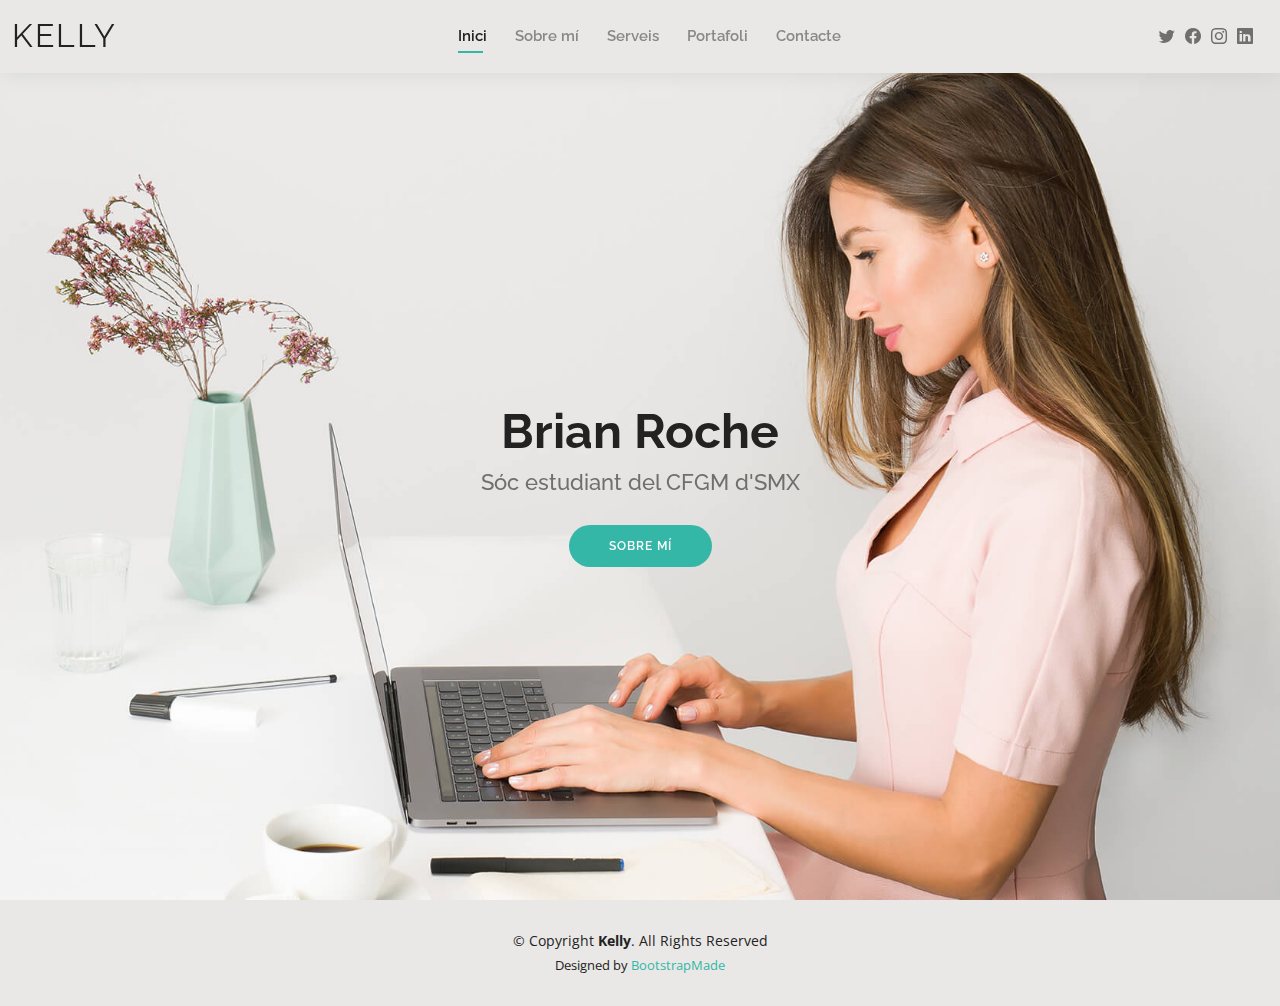
<file: index.html>
<!DOCTYPE html>
<html lang="en">

<head>
  <meta charset="utf-8">
  <meta content="width=device-width, initial-scale=1.0" name="viewport">

  <title>Kelly Bootstrap Template - Index</title>
  <meta content="" name="description">
  <meta content="" name="keywords">

  <!-- Favicons -->
  <link href="assets/img/favicon.png" rel="icon">
  <link href="assets/img/apple-touch-icon.png" rel="apple-touch-icon">

  <!-- Google Fonts -->
  <link href="https://fonts.googleapis.com/css?family=Open+Sans:300,300i,400,400i,600,600i,700,700i|Raleway:300,300i,400,400i,500,500i,600,600i,700,700i|Poppins:300,300i,400,400i,500,500i,600,600i,700,700i" rel="stylesheet">

  <!-- Vendor CSS Files -->
  <link href="assets/vendor/aos/aos.css" rel="stylesheet">
  <link href="assets/vendor/bootstrap/css/bootstrap.min.css" rel="stylesheet">
  <link href="assets/vendor/bootstrap-icons/bootstrap-icons.css" rel="stylesheet">
  <link href="assets/vendor/boxicons/css/boxicons.min.css" rel="stylesheet">
  <link href="assets/vendor/glightbox/css/glightbox.min.css" rel="stylesheet">
  <link href="assets/vendor/swiper/swiper-bundle.min.css" rel="stylesheet">

  <!-- Template Main CSS File -->
  <link href="assets/css/style.css" rel="stylesheet">

  <!-- =======================================================
  * Template Name: Kelly
  * Updated: Mar 10 2023 with Bootstrap v5.2.3
  * Template URL: https://bootstrapmade.com/kelly-free-bootstrap-cv-resume-html-template/
  * Author: BootstrapMade.com
  * License: https://bootstrapmade.com/license/
  ======================================================== -->
</head>

<body>

  <!-- ======= Header ======= -->
  <header id="header" class="fixed-top">
    <div class="container-fluid d-flex justify-content-between align-items-center">

      <h1 class="logo me-auto me-lg-0"><a href="index.html">Kelly</a></h1>
      <!-- Uncomment below if you prefer to use an image logo -->
      <!-- <a href="index.html" class="logo"><img src="assets/img/logo.png" alt="" class="img-fluid"></a>-->

      <nav id="navbar" class="navbar order-last order-lg-0">
        <ul>
          <li><a class="active" href="index.html">Inici</a></li>
          <li><a href="about.html">Sobre mí</a></li>          
          <li><a href="services.html">Serveis</a></li>
          <li><a href="portfolio.html">Portafoli</a></li>
          <li><a href="contact.html">Contacte</a></li>
        </ul>
        <i class="bi bi-list mobile-nav-toggle"></i>
      </nav><!-- .navbar -->

      <div class="header-social-links">
        <a href="#" class="twitter"><i class="bi bi-twitter"></i></a>
        <a href="#" class="facebook"><i class="bi bi-facebook"></i></a>
        <a href="#" class="instagram"><i class="bi bi-instagram"></i></a>
        <a href="#" class="linkedin"><i class="bi bi-linkedin"></i></i></a>
      </div>

    </div>

  </header><!-- End Header -->

  <!-- ======= Hero Section ======= -->
  <section id="hero" class="d-flex align-items-center">
    <div class="container d-flex flex-column align-items-center" data-aos="zoom-in" data-aos-delay="100">
      <h1>Brian Roche</h1>
      <h2>Sóc estudiant del CFGM d'SMX</h2>
      <a href="about.html" class="btn-about">Sobre mí</a>
    </div>
  </section><!-- End Hero -->

  <!-- ======= Footer ======= -->
  <footer id="footer">
    <div class="container">
      <div class="copyright">
        &copy; Copyright <strong><span>Kelly</span></strong>. All Rights Reserved
      </div>
      <div class="credits">
        <!-- All the links in the footer should remain intact. -->
        <!-- You can delete the links only if you purchased the pro version. -->
        <!-- Licensing information: https://bootstrapmade.com/license/ -->
        <!-- Purchase the pro version with working PHP/AJAX contact form: https://bootstrapmade.com/kelly-free-bootstrap-cv-resume-html-template/ -->
        Designed by <a href="https://bootstrapmade.com/">BootstrapMade</a>
      </div>
    </div>
  </footer><!-- End  Footer -->

  <div id="preloader"></div>
  <a href="#" class="back-to-top d-flex align-items-center justify-content-center"><i class="bi bi-arrow-up-short"></i></a>

  <!-- Vendor JS Files -->
  <script src="assets/vendor/purecounter/purecounter_vanilla.js"></script>
  <script src="assets/vendor/aos/aos.js"></script>
  <script src="assets/vendor/bootstrap/js/bootstrap.bundle.min.js"></script>
  <script src="assets/vendor/glightbox/js/glightbox.min.js"></script>
  <script src="assets/vendor/isotope-layout/isotope.pkgd.min.js"></script>
  <script src="assets/vendor/swiper/swiper-bundle.min.js"></script>
  <script src="assets/vendor/waypoints/noframework.waypoints.js"></script>
  <script src="assets/vendor/php-email-form/validate.js"></script>

  <!-- Template Main JS File -->
  <script src="assets/js/main.js"></script>

</body>

</html>
</file>
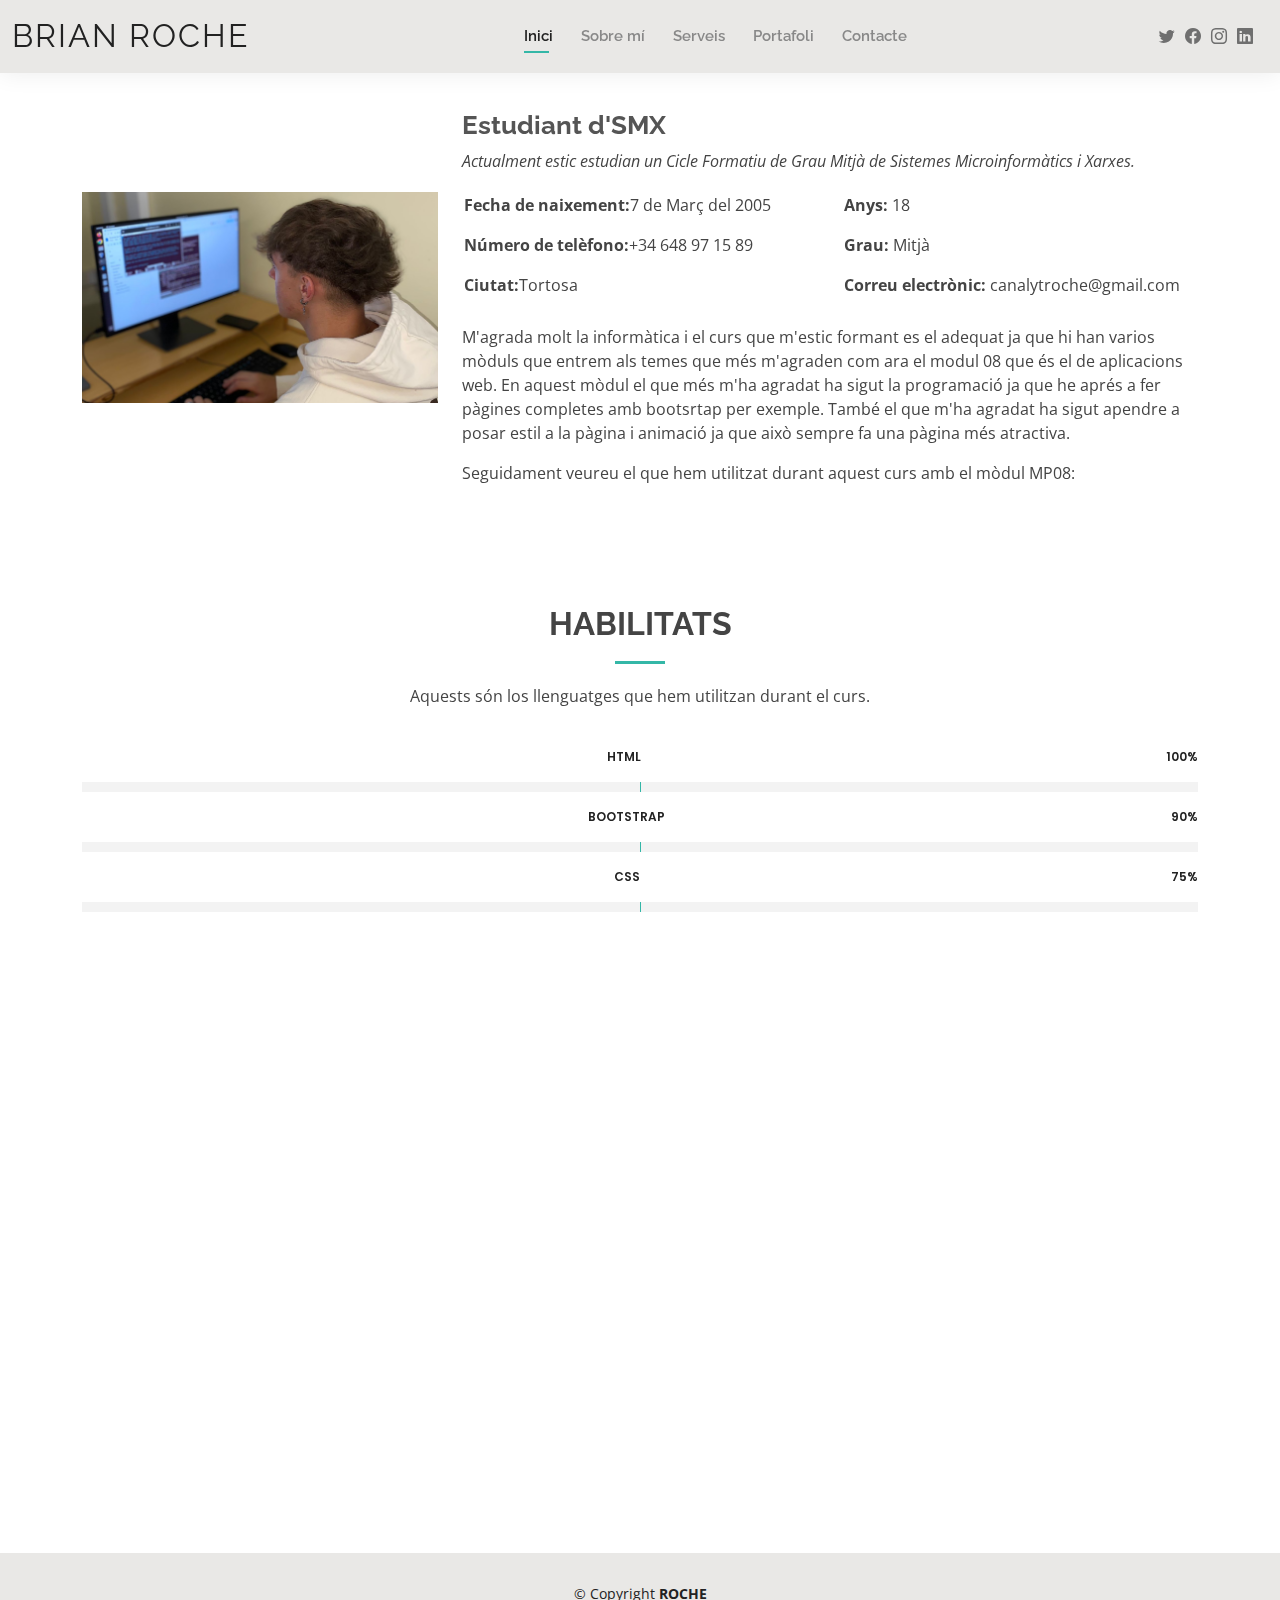
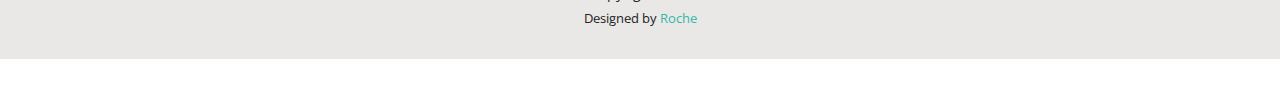
<file: about.html>
<!DOCTYPE html>
<html lang="en">

<head>
  <meta charset="utf-8">
  <meta content="width=device-width, initial-scale=1.0" name="viewport">

  <title>About - Kelly Bootstrap Template</title>
  <meta content="" name="description">
  <meta content="" name="keywords">

  <!-- Favicons -->
  <link href="assets/img/favicon.png" rel="icon">
  <link href="assets/img/apple-touch-icon.png" rel="apple-touch-icon">

  <!-- Google Fonts -->
  <link href="https://fonts.googleapis.com/css?family=Open+Sans:300,300i,400,400i,600,600i,700,700i|Raleway:300,300i,400,400i,500,500i,600,600i,700,700i|Poppins:300,300i,400,400i,500,500i,600,600i,700,700i" rel="stylesheet">

  <!-- Vendor CSS Files -->
  <link href="assets/vendor/aos/aos.css" rel="stylesheet">
  <link href="assets/vendor/bootstrap/css/bootstrap.min.css" rel="stylesheet">
  <link href="assets/vendor/bootstrap-icons/bootstrap-icons.css" rel="stylesheet">
  <link href="assets/vendor/boxicons/css/boxicons.min.css" rel="stylesheet">
  <link href="assets/vendor/glightbox/css/glightbox.min.css" rel="stylesheet">
  <link href="assets/vendor/swiper/swiper-bundle.min.css" rel="stylesheet">

  <!-- Template Main CSS File -->
  <link href="assets/css/style.css" rel="stylesheet">

  <!-- =======================================================
  * Template Name: Kelly
  * Updated: Mar 10 2023 with Bootstrap v5.2.3
  * Template URL: https://bootstrapmade.com/kelly-free-bootstrap-cv-resume-html-template/
  * Author: BootstrapMade.com
  * License: https://bootstrapmade.com/license/
  ======================================================== -->
</head>

<body>

  <!-- ======= Header ======= -->
  <header id="header" class="fixed-top">
    <div class="container-fluid d-flex justify-content-between align-items-center">

      <h1 class="logo me-auto me-lg-0"><a href="index.html">Brian Roche</a></h1>
      <!-- Uncomment below if you prefer to use an image logo -->
      <!-- <a href="index.html" class="logo"><img src="assets/img/logo.png" alt="" class="img-fluid"></a>-->

      <nav id="navbar" class="navbar order-last order-lg-0">
        <ul>
          <li><a class="active" href="index.html">Inici</a></li>
          <li><a href="about.html">Sobre mí</a></li>
          <li><a href="services.html">Serveis</a></li>
          <li><a href="portfolio.html">Portafoli</a></li>
          <li><a href="contact.html">Contacte</a></li>
        </ul>
        <i class="bi bi-list mobile-nav-toggle"></i>
      </nav><!-- .navbar -->

      <div class="header-social-links">
        <a href="#" class="twitter"><i class="bi bi-twitter"></i></a>
        <a href="#" class="facebook"><i class="bi bi-facebook"></i></a>
        <a href="#" class="instagram"><i class="bi bi-instagram"></i></a>
        <a href="https://www.linkedin.com/in/rochelass-undefined-552335276/" class="linkedin"><i class="bi bi-linkedin"></i></i></a>
      </div>

    </div>

  </header><!-- End Header -->

  <main id="main">

    <!-- ======= About Section ======= -->
    <section id="about" class="about">
      <div class="container" data-aos="fade-up">

        <div class="row"  style="align-items: center;">
          <div class="col-lg-4">
            <img src="assets/img/roche.jpg" class="img-fluid" alt="">
          </div>
          <div class="col-lg-8 pt-4 pt-lg-0 content">
            <h3>Estudiant d'SMX</h3>
            <p class="fst-italic">
             Actualment estic estudian un Cicle Formatiu de Grau Mitjà de Sistemes Microinformàtics i Xarxes.
            </p>
            <div class="row">
              <div class="col-lg-6">
                <ul>
                  <li><i class="bi bi-rounded-right"></i> <strong>Fecha de naixement:</strong>7 de Març del 2005</li>
                  <li><i class="bi bi-rounded-right"></i> <strong>Número de telèfono:</strong>+34 648 97 15 89</li>
                  <li><i class="bi bi-rounded-right"></i> <strong>Ciutat:</strong>Tortosa</li>
                </ul>
              </div>
              <div class="col-lg-6">
                <ul>
                  <li><i class="bi bi-rounded-right"></i> <strong>Anys:</strong> 18</li>
                  <li><i class="bi bi-rounded-right"></i> <strong>Grau:</strong> Mitjà</li>
                  <li><i class="bi bi-rounded-right"></i> <strong>Correu electrònic:</strong> canalytroche@gmail.com</li>
                </ul>
              </div>
            </div>
            <p>
              M'agrada molt la informàtica i el curs que m'estic formant es el adequat ja que hi han varios mòduls que entrem als temes que més m'agraden com ara el modul 08 que és el de aplicacions web.
              En aquest mòdul el que més m'ha agradat ha sigut la programació ja que he aprés a fer pàgines completes amb bootsrtap per exemple. També el que m'ha agradat ha sigut apendre a posar estil a la 
              pàgina i animació ja que això sempre fa una pàgina més atractiva.
            </p>
            <p>Seguidament veureu el que hem utilitzat durant aquest curs amb el mòdul MP08:</p>
          </div>
        </div>

      </div>
    </section><!-- End About Section -->

    <!-- ======= Skills Section ======= -->
    <center>
    <section id="skills" class="skills">
      <div class="container" data-aos="fade-up">

        <div class="section-title">
          <h2>Habilitats</h2>
          <p>Aquests són los llenguatges que hem utilitzan durant el curs.</p>
        </div>

        <div class="row skills-content">

          <div>

            <div class="progress">
              <span class="skill";>HTML <i class="val">100%</i></span>
              <div class="progress-bar-wrap">
                <div class="progress-bar" role="progressbar" aria-valuenow="100" aria-valuemin="0" aria-valuemax="100"></div>
              </div>
            </div>

            <div class="progress">
              <span class="skill">Bootstrap <i class="val">90%</i></span>
              <div class="progress-bar-wrap">
                <div class="progress-bar" role="progressbar" aria-valuenow="90" aria-valuemin="0" aria-valuemax="100"></div>
              </div>
            </div>

            <div class="progress">
              <span class="skill">CSS <i class="val">75%</i></span>
              <div class="progress-bar-wrap">
                <div class="progress-bar" role="progressbar" aria-valuenow="75" aria-valuemin="0" aria-valuemax="100"></div>
              </div>
            </div>

          </div>

        </div>
      </center>

      </div>
    </section><!-- End Skills Section -->

    <!-- ======= Testimonials Section ======= -->
    <section id="testimonials" class="testimonials">
      <div class="container" data-aos="fade-up">

        <div class="section-title">
          <h2>Testimonials</h2>
        </div>

        <div class="testimonials-slider swiper" data-aos="fade-up" data-aos-delay="100">
          <div class="swiper-wrapper">

            <div class="swiper-slide">
              <div class="testimonial-item">
                <img src="assets/img/gerard.jpg" class="testimonial-img" alt="">
                <h3>Gerard Prades</h3>
                <h4>Estudiant</h4>
                <p>
                  <i class="bx bxs-quote-alt-left quote-icon-left"></i>
                  Com a company de feina puc dir que es molt proactiu, sempre te la feina al dia, no li agrada deixar res per a un altre dia quan ho pot fer al mateix moment i apart d'això es molt treballador i això es molt positiu!
                  <i class="bx bxs-quote-alt-right quote-icon-right"></i>
                </p>
              </div>
            </div><!-- End testimonial item -->

            <div class="swiper-slide">
              <div class="testimonial-item">
                <img src="assets/img/anna.jpg" class="testimonial-img" alt="">
                <h3>Anna Folqué</h3>
                <h4>Estudiant</h4>
                <p>
                  <i class="bx bxs-quote-alt-left quote-icon-left"></i>
                  He treballat alguna vegada amb ell i es molt treballador, es centra molt amb la feina, és molt simpàtic i li agrada treballar molt amb equip que aquest es un punt molt positiu!
                  <i class="bx bxs-quote-alt-right quote-icon-right"></i>
                </p>
              </div>
            </div><!-- End testimonial item -->

            <div class="swiper-slide">
              <div class="testimonial-item">
                <img src="assets/img/diego.jpg" class="testimonial-img" alt="">
                <h3>José Diego</h3>
                <h4>Professor</h4>
                <p>
                  <i class="bx bxs-quote-alt-left quote-icon-left"></i>
                  Com a professor puc dir que Brian es molt treballador, i que es molt autònom, es a dir, si te algun dubte abans de preguntar-ho als companys de feina o al professor ho intenta solucionar ell sol, això amb un futur serà un punt molt fort!
                  <i class="bx bxs-quote-alt-right quote-icon-right"></i>
                </p>
              </div>
            </div><!-- End testimonial item -->           

          </div>
          <div class="swiper-pagination"></div>
        </div>

      </div>
    </section><!-- End Testimonials Section -->

  </main><!-- End #main -->

  <!-- ======= Footer ======= -->
  <footer id="footer">
    <div class="container">
      <div class="copyright">
        &copy; Copyright <strong><span>ROCHE</span></strong>
      </div>
      <div class="credits">
        <!-- All the links in the footer should remain intact. -->
        <!-- You can delete the links only if you purchased the pro version. -->
        <!-- Licensing information: https://bootstrapmade.com/license/ -->
        <!-- Purchase the pro version with working PHP/AJAX contact form: https://bootstrapmade.com/kelly-free-bootstrap-cv-resume-html-template/ -->
        Designed by <a href="https://bootstrapmade.com/">Roche</a>
      </div>
    </div>
  </footer><!-- End  Footer -->

  <div id="preloader"></div>
  <a href="#" class="back-to-top d-flex align-items-center justify-content-center"><i class="bi bi-arrow-up-short"></i></a>

  <!-- Vendor JS Files -->
  <script src="assets/vendor/purecounter/purecounter_vanilla.js"></script>
  <script src="assets/vendor/aos/aos.js"></script>
  <script src="assets/vendor/bootstrap/js/bootstrap.bundle.min.js"></script>
  <script src="assets/vendor/glightbox/js/glightbox.min.js"></script>
  <script src="assets/vendor/isotope-layout/isotope.pkgd.min.js"></script>
  <script src="assets/vendor/swiper/swiper-bundle.min.js"></script>
  <script src="assets/vendor/waypoints/noframework.waypoints.js"></script>
  <script src="assets/vendor/php-email-form/validate.js"></script>

  <!-- Template Main JS File -->
  <script src="assets/js/main.js"></script>

</body>

</html>
</file>
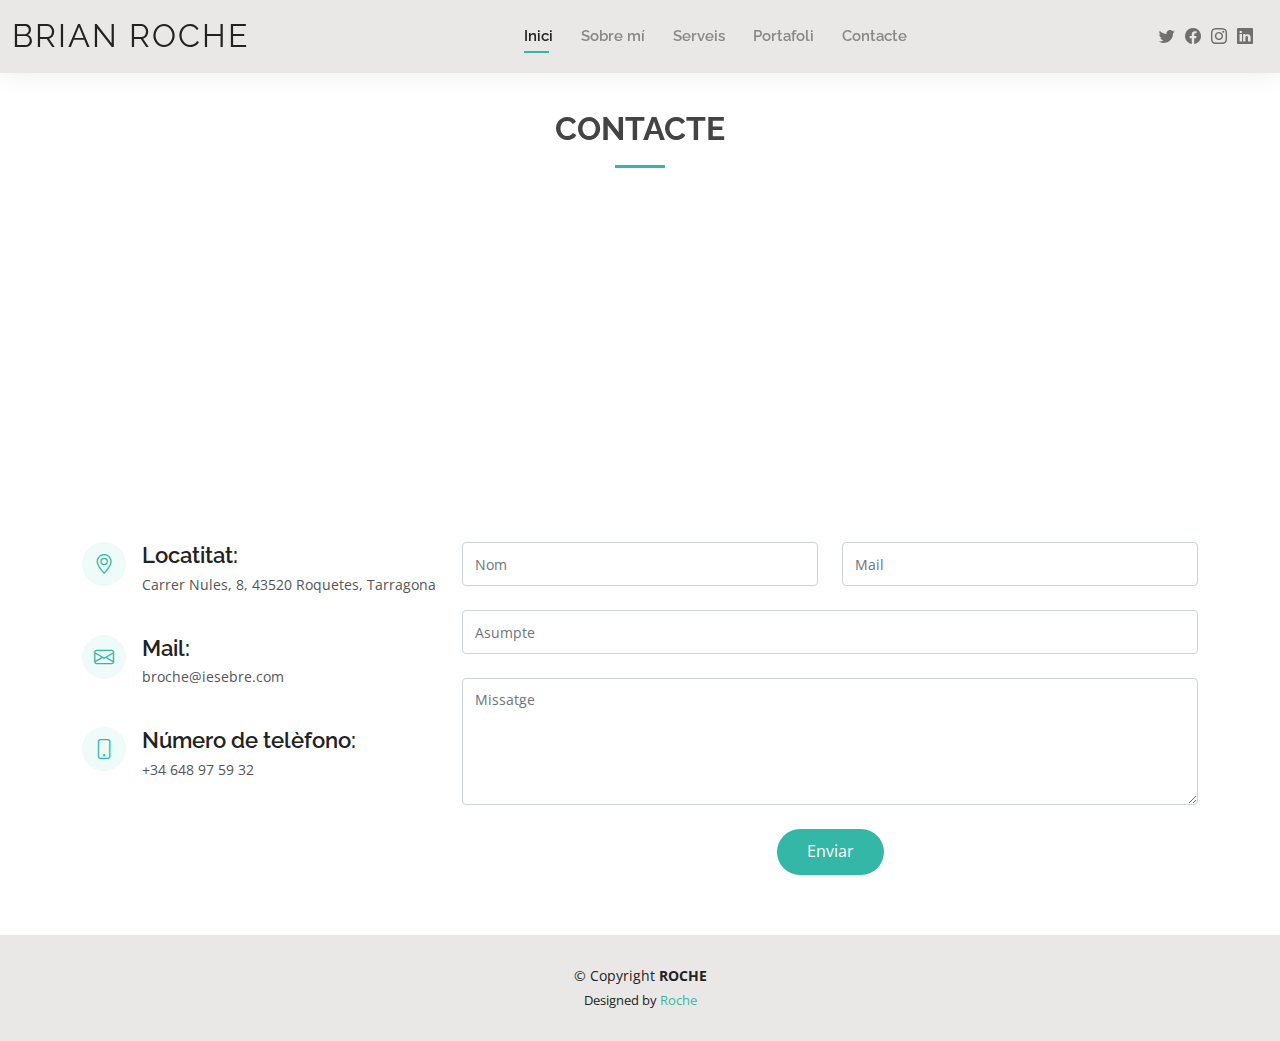
<file: contact.html>
<!DOCTYPE html>
<html lang="en">

<head>
  <meta charset="utf-8">
  <meta content="width=device-width, initial-scale=1.0" name="viewport">

  <title>Contact - Kelly Bootstrap Template</title>
  <meta content="" name="description">
  <meta content="" name="keywords">

  <!-- Favicons -->
  <link href="assets/img/favicon.png" rel="icon">
  <link href="assets/img/apple-touch-icon.png" rel="apple-touch-icon">

  <!-- Google Fonts -->
  <link href="https://fonts.googleapis.com/css?family=Open+Sans:300,300i,400,400i,600,600i,700,700i|Raleway:300,300i,400,400i,500,500i,600,600i,700,700i|Poppins:300,300i,400,400i,500,500i,600,600i,700,700i" rel="stylesheet">

  <!-- Vendor CSS Files -->
  <link href="assets/vendor/aos/aos.css" rel="stylesheet">
  <link href="assets/vendor/bootstrap/css/bootstrap.min.css" rel="stylesheet">
  <link href="assets/vendor/bootstrap-icons/bootstrap-icons.css" rel="stylesheet">
  <link href="assets/vendor/boxicons/css/boxicons.min.css" rel="stylesheet">
  <link href="assets/vendor/glightbox/css/glightbox.min.css" rel="stylesheet">
  <link href="assets/vendor/swiper/swiper-bundle.min.css" rel="stylesheet">

  <!-- Template Main CSS File -->
  <link href="assets/css/style.css" rel="stylesheet">

  <!-- =======================================================
  * Template Name: Kelly
  * Updated: Mar 10 2023 with Bootstrap v5.2.3
  * Template URL: https://bootstrapmade.com/kelly-free-bootstrap-cv-resume-html-template/
  * Author: BootstrapMade.com
  * License: https://bootstrapmade.com/license/
  ======================================================== -->
</head>

<body>

  <!-- ======= Header ======= -->
  <header id="header" class="fixed-top">
    <div class="container-fluid d-flex justify-content-between align-items-center">

      <h1 class="logo me-auto me-lg-0"><a href="index.html">Brian Roche</a></h1>
      <!-- Uncomment below if you prefer to use an image logo -->
      <!-- <a href="index.html" class="logo"><img src="assets/img/logo.png" alt="" class="img-fluid"></a>-->

      <nav id="navbar" class="navbar order-last order-lg-0">
        <ul>
          <li><a class="active" href="index.html">Inici</a></li>
          <li><a href="about.html">Sobre mí</a></li>          
          <li><a href="services.html">Serveis</a></li>
          <li><a href="portfolio.html">Portafoli</a></li>
          <li><a href="contact.html">Contacte</a></li>
        </ul>
        <i class="bi bi-list mobile-nav-toggle"></i>
      </nav><!-- .navbar -->

      <div class="header-social-links">
        <a href="#" class="twitter"><i class="bi bi-twitter"></i></a>
        <a href="#" class="facebook"><i class="bi bi-facebook"></i></a>
        <a href="#" class="instagram"><i class="bi bi-instagram"></i></a>
        <a href="https://www.linkedin.com/in/rochelass-undefined-552335276/" class="linkedin"><i class="bi bi-linkedin"></i></i></a>
      </div>

    </div>

  </header><!-- End Header -->

  <main id="main">

    <!-- ======= Contact Section ======= -->
    <section id="contact" class="contact">
      <div class="container" data-aos="fade-up">

        <div class="section-title">
          <h2>Contacte</h2>         
        </div>

        <div>
          <iframe src="https://www.google.com/maps/d/u/0/embed?mid=1E5phUGhZel64Hf5htLbOmQ-60Nur-8o&ehbc=2E312F" width="100%" height="270px"></iframe>
        </div>

        <div class="row mt-5">

          <div class="col-lg-4">
            <div class="info">
              <div class="address">
                <i class="bi bi-geo-alt"></i>
                <h4>Locatitat:</h4>
                <p>Carrer Nules, 8, 43520 Roquetes, Tarragona</p>
              </div>

              <div class="email">
                <i class="bi bi-envelope"></i>
                <h4>Mail:</h4>
                <p>broche@iesebre.com</p>
              </div>

              <div class="phone">
                <i class="bi bi-phone"></i>
                <h4>Número de telèfono:</h4>
                <p>+34 648 97 59 32</p>
              </div>

            </div>

          </div>

          <div class="col-lg-8 mt-5 mt-lg-0">

            <form action="forms/contact.php" method="post" role="form" class="php-email-form">
              <div class="row">
                <div class="col-md-6 form-group">
                  <input type="text" name="name" class="form-control" id="name" placeholder="Nom" required>
                </div>
                <div class="col-md-6 form-group mt-3 mt-md-0">
                  <input type="email" class="form-control" name="email" id="email" placeholder="Mail" required>
                </div>
              </div>
              <div class="form-group mt-3">
                <input type="text" class="form-control" name="subject" id="subject" placeholder="Asumpte" required>
              </div>
              <div class="form-group mt-3">
                <textarea class="form-control" name="message" rows="5" placeholder="Missatge" required></textarea>
              </div>
              <div class="my-3">
                <div class="loading">Loading</div>
                <div class="error-message"></div>
                <div class="sent-message">Your message has been sent. Thank you!</div>
              </div>
              <div class="text-center"><button type="submit">Enviar</button></div>
            </form>

          </div>

        </div>

      </div>
    </section><!-- End Contact Section -->

  </main><!-- End #main -->

  <!-- ======= Footer ======= -->
  <footer id="footer">
    <div class="container">
      <div class="copyright">
        &copy; Copyright <strong><span>ROCHE</span></strong>
      </div>
      <div class="credits">
        <!-- All the links in the footer should remain intact. -->
        <!-- You can delete the links only if you purchased the pro version. -->
        <!-- Licensing information: https://bootstrapmade.com/license/ -->
        <!-- Purchase the pro version with working PHP/AJAX contact form: https://bootstrapmade.com/kelly-free-bootstrap-cv-resume-html-template/ -->
        Designed by <a href="https://bootstrapmade.com/">Roche</a>
      </div>
    </div>
  </footer><!-- End  Footer -->

  <div id="preloader"></div>
  <a href="#" class="back-to-top d-flex align-items-center justify-content-center"><i class="bi bi-arrow-up-short"></i></a>

  <!-- Vendor JS Files -->
  <script src="assets/vendor/purecounter/purecounter_vanilla.js"></script>
  <script src="assets/vendor/aos/aos.js"></script>
  <script src="assets/vendor/bootstrap/js/bootstrap.bundle.min.js"></script>
  <script src="assets/vendor/glightbox/js/glightbox.min.js"></script>
  <script src="assets/vendor/isotope-layout/isotope.pkgd.min.js"></script>
  <script src="assets/vendor/swiper/swiper-bundle.min.js"></script>
  <script src="assets/vendor/waypoints/noframework.waypoints.js"></script>
  <script src="assets/vendor/php-email-form/validate.js"></script>

  <!-- Template Main JS File -->
  <script src="assets/js/main.js"></script>

</body>

</html>
</file>
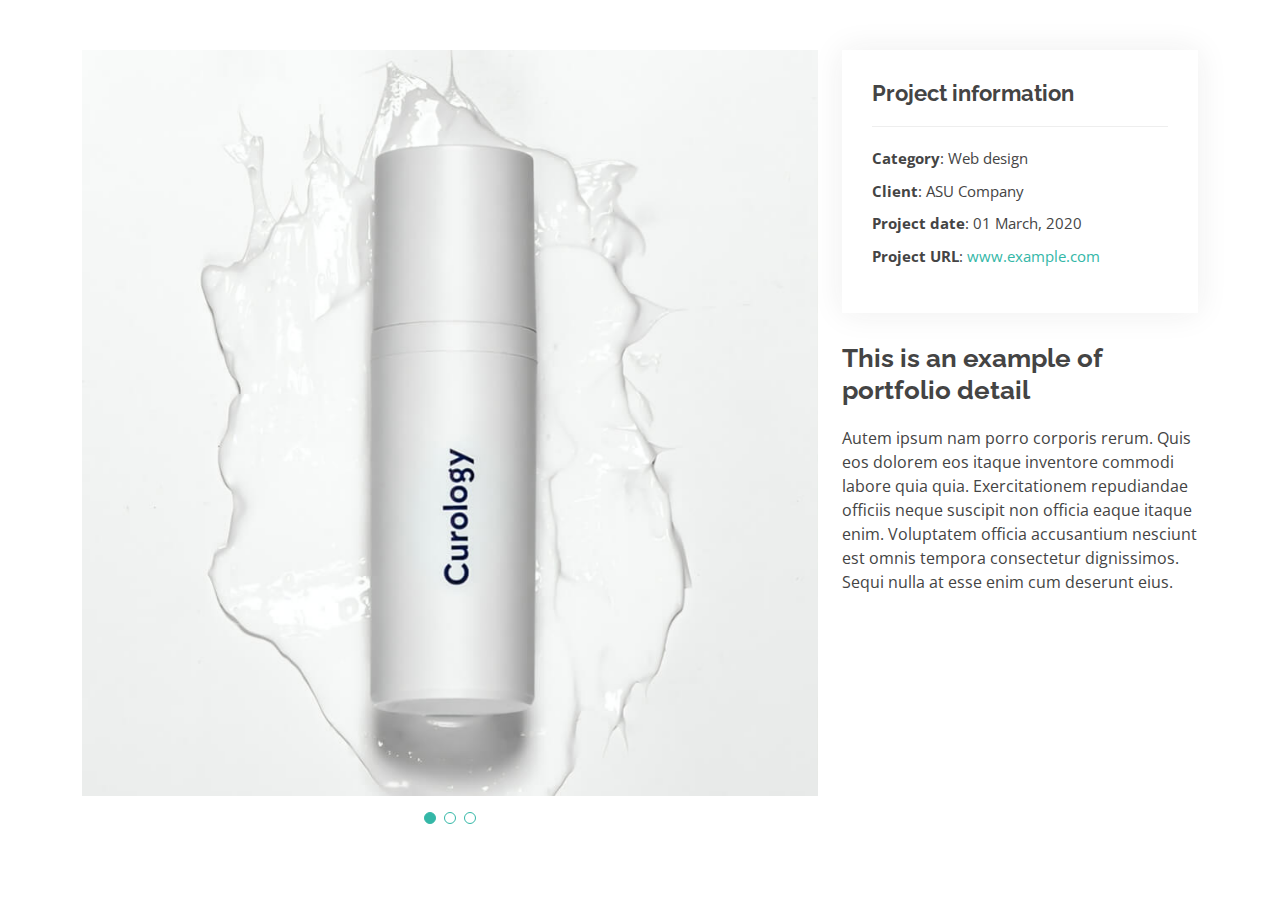
<file: portfolio-details.html>
<!DOCTYPE html>
<html lang="en">

<head>
  <meta charset="utf-8">
  <meta content="width=device-width, initial-scale=1.0" name="viewport">

  <title>Portfolio Details - Kelly Bootstrap Template</title>
  <meta content="" name="description">
  <meta content="" name="keywords">

  <!-- Favicons -->
  <link href="assets/img/favicon.png" rel="icon">
  <link href="assets/img/apple-touch-icon.png" rel="apple-touch-icon">

  <!-- Google Fonts -->
  <link href="https://fonts.googleapis.com/css?family=Open+Sans:300,300i,400,400i,600,600i,700,700i|Raleway:300,300i,400,400i,500,500i,600,600i,700,700i|Poppins:300,300i,400,400i,500,500i,600,600i,700,700i" rel="stylesheet">

  <!-- Vendor CSS Files -->
  <link href="assets/vendor/aos/aos.css" rel="stylesheet">
  <link href="assets/vendor/bootstrap/css/bootstrap.min.css" rel="stylesheet">
  <link href="assets/vendor/bootstrap-icons/bootstrap-icons.css" rel="stylesheet">
  <link href="assets/vendor/boxicons/css/boxicons.min.css" rel="stylesheet">
  <link href="assets/vendor/glightbox/css/glightbox.min.css" rel="stylesheet">
  <link href="assets/vendor/swiper/swiper-bundle.min.css" rel="stylesheet">

  <!-- Template Main CSS File -->
  <link href="assets/css/style.css" rel="stylesheet">

  <!-- =======================================================
  * Template Name: Kelly
  * Updated: Mar 10 2023 with Bootstrap v5.2.3
  * Template URL: https://bootstrapmade.com/kelly-free-bootstrap-cv-resume-html-template/
  * Author: BootstrapMade.com
  * License: https://bootstrapmade.com/license/
  ======================================================== -->
</head>

<body>

  <main id="main">

    <!-- ======= Portfolio Details Section ======= -->
    <section id="portfolio-details" class="portfolio-details">
      <div class="container">

        <div class="row gy-4">

          <div class="col-lg-8">
            <div class="portfolio-details-slider swiper">
              <div class="swiper-wrapper align-items-center">

                <div class="swiper-slide">
                  <img src="assets/img/portfolio/portfolio-1.jpg" alt="">
                </div>

                <div class="swiper-slide">
                  <img src="assets/img/portfolio/portfolio-2.jpg" alt="">
                </div>

                <div class="swiper-slide">
                  <img src="assets/img/portfolio/portfolio-3.jpg" alt="">
                </div>

              </div>
              <div class="swiper-pagination"></div>
            </div>
          </div>

          <div class="col-lg-4">
            <div class="portfolio-info">
              <h3>Project information</h3>
              <ul>
                <li><strong>Category</strong>: Web design</li>
                <li><strong>Client</strong>: ASU Company</li>
                <li><strong>Project date</strong>: 01 March, 2020</li>
                <li><strong>Project URL</strong>: <a href="#">www.example.com</a></li>
              </ul>
            </div>
            <div class="portfolio-description">
              <h2>This is an example of portfolio detail</h2>
              <p>
                Autem ipsum nam porro corporis rerum. Quis eos dolorem eos itaque inventore commodi labore quia quia. Exercitationem repudiandae officiis neque suscipit non officia eaque itaque enim. Voluptatem officia accusantium nesciunt est omnis tempora consectetur dignissimos. Sequi nulla at esse enim cum deserunt eius.
              </p>
            </div>
          </div>

        </div>

      </div>
    </section><!-- End Portfolio Details Section -->

  </main><!-- End #main -->

  <div id="preloader"></div>
  <a href="#" class="back-to-top d-flex align-items-center justify-content-center"><i class="bi bi-arrow-up-short"></i></a>

  <!-- Vendor JS Files -->
  <script src="assets/vendor/purecounter/purecounter_vanilla.js"></script>
  <script src="assets/vendor/aos/aos.js"></script>
  <script src="assets/vendor/bootstrap/js/bootstrap.bundle.min.js"></script>
  <script src="assets/vendor/glightbox/js/glightbox.min.js"></script>
  <script src="assets/vendor/isotope-layout/isotope.pkgd.min.js"></script>
  <script src="assets/vendor/swiper/swiper-bundle.min.js"></script>
  <script src="assets/vendor/waypoints/noframework.waypoints.js"></script>
  <script src="assets/vendor/php-email-form/validate.js"></script>

  <!-- Template Main JS File -->
  <script src="assets/js/main.js"></script>

</body>

</html>
</file>
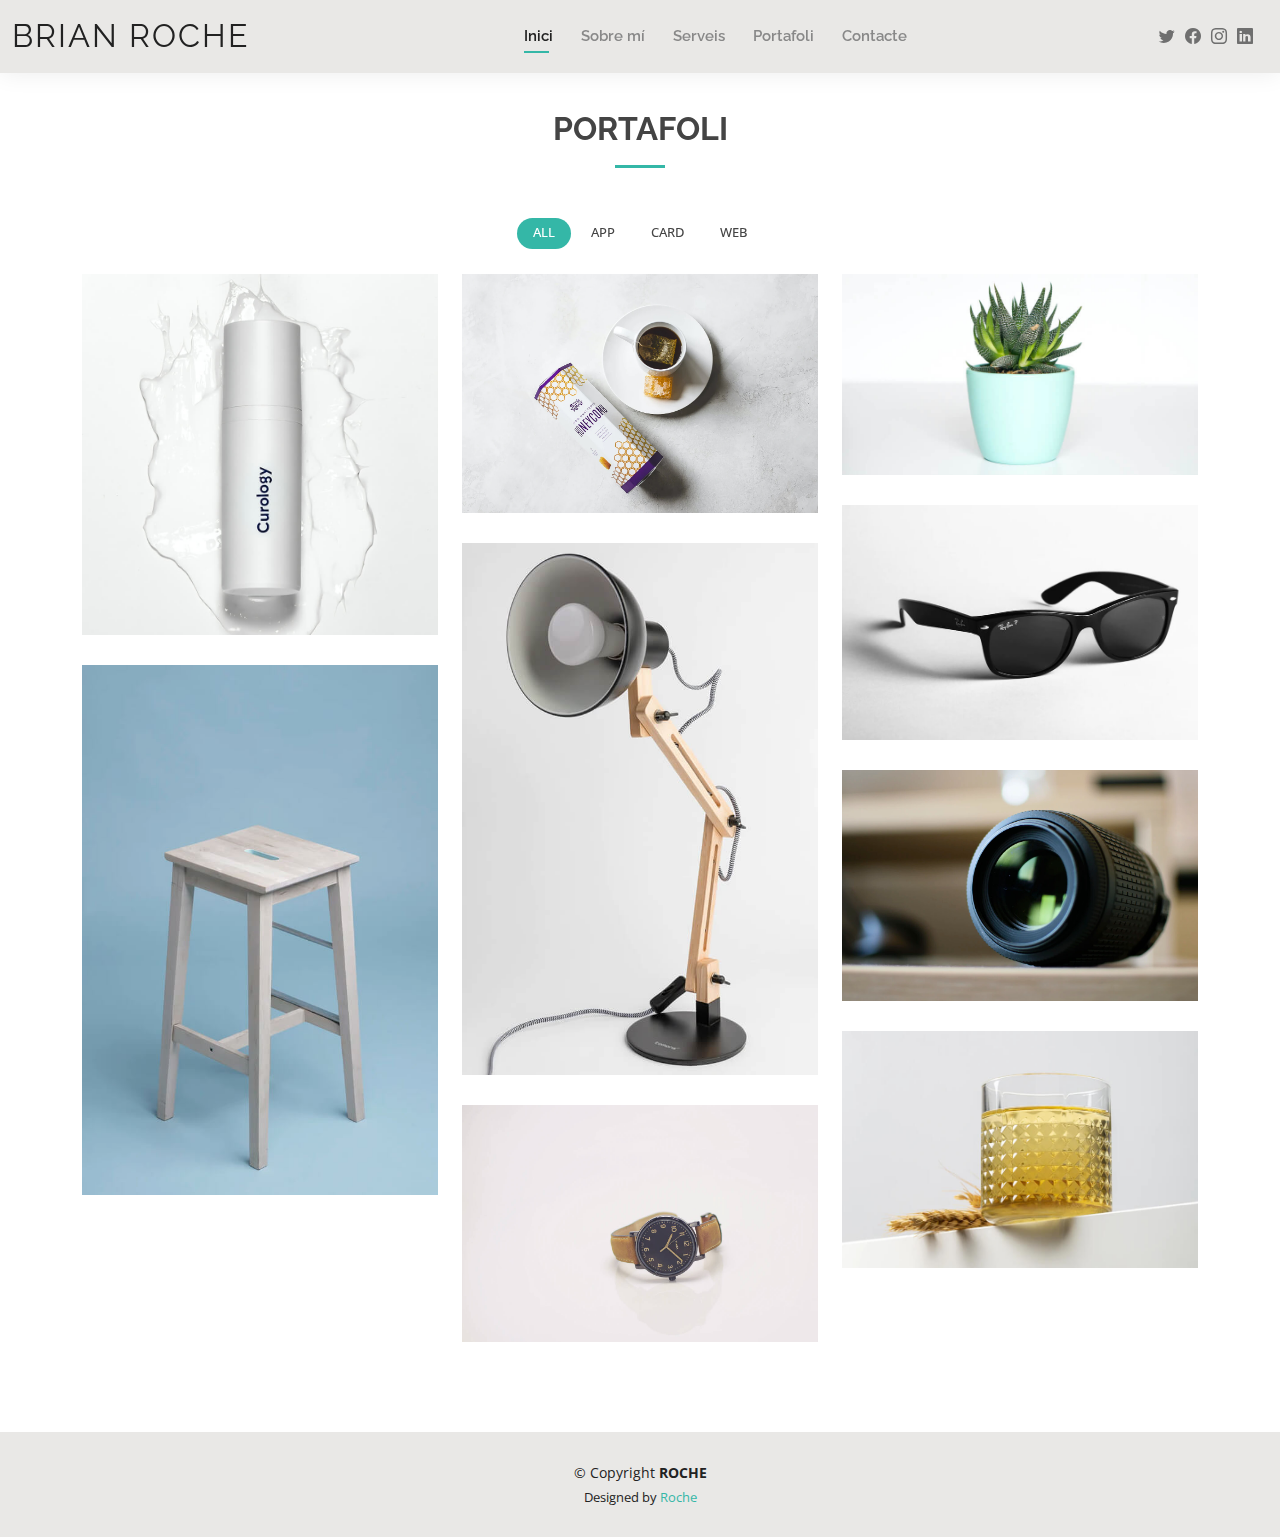
<file: portfolio.html>
<!DOCTYPE html>
<html lang="en">

<head>
  <meta charset="utf-8">
  <meta content="width=device-width, initial-scale=1.0" name="viewport">

  <title>Portfolio - Kelly Bootstrap Template</title>
  <meta content="" name="description">
  <meta content="" name="keywords">

  <!-- Favicons -->
  <link href="assets/img/favicon.png" rel="icon">
  <link href="assets/img/apple-touch-icon.png" rel="apple-touch-icon">

  <!-- Google Fonts -->
  <link href="https://fonts.googleapis.com/css?family=Open+Sans:300,300i,400,400i,600,600i,700,700i|Raleway:300,300i,400,400i,500,500i,600,600i,700,700i|Poppins:300,300i,400,400i,500,500i,600,600i,700,700i" rel="stylesheet">

  <!-- Vendor CSS Files -->
  <link href="assets/vendor/aos/aos.css" rel="stylesheet">
  <link href="assets/vendor/bootstrap/css/bootstrap.min.css" rel="stylesheet">
  <link href="assets/vendor/bootstrap-icons/bootstrap-icons.css" rel="stylesheet">
  <link href="assets/vendor/boxicons/css/boxicons.min.css" rel="stylesheet">
  <link href="assets/vendor/glightbox/css/glightbox.min.css" rel="stylesheet">
  <link href="assets/vendor/swiper/swiper-bundle.min.css" rel="stylesheet">

  <!-- Template Main CSS File -->
  <link href="assets/css/style.css" rel="stylesheet">

  <!-- =======================================================
  * Template Name: Kelly
  * Updated: Mar 10 2023 with Bootstrap v5.2.3
  * Template URL: https://bootstrapmade.com/kelly-free-bootstrap-cv-resume-html-template/
  * Author: BootstrapMade.com
  * License: https://bootstrapmade.com/license/
  ======================================================== -->
</head>

<body>

  <!-- ======= Header ======= -->
  <header id="header" class="fixed-top">
    <div class="container-fluid d-flex justify-content-between align-items-center">

      <h1 class="logo me-auto me-lg-0"><a href="index.html">Brian Roche</a></h1>
      <!-- Uncomment below if you prefer to use an image logo -->
      <!-- <a href="index.html" class="logo"><img src="assets/img/logo.png" alt="" class="img-fluid"></a>-->

      <nav id="navbar" class="navbar order-last order-lg-0">
        <ul>
          <li><a class="active" href="index.html">Inici</a></li>
          <li><a href="about.html">Sobre mí</a></li>          
          <li><a href="services.html">Serveis</a></li>
          <li><a href="portfolio.html">Portafoli</a></li>
          <li><a href="contact.html">Contacte</a></li>
        </ul>
        <i class="bi bi-list mobile-nav-toggle"></i>
      </nav><!-- .navbar -->

      <div class="header-social-links">
        <a href="#" class="twitter"><i class="bi bi-twitter"></i></a>
        <a href="#" class="facebook"><i class="bi bi-facebook"></i></a>
        <a href="#" class="instagram"><i class="bi bi-instagram"></i></a>
        <a href="#" class="linkedin"><i class="bi bi-linkedin"></i></i></a>
      </div>

    </div>

  </header><!-- End Header -->

  <main id="main">

    <!-- ======= Portfolio Section ======= -->
    <section id="portfolio" class="portfolio">
      <div class="container" data-aos="fade-up">

        <div class="section-title">
          <h2>Portafoli</h2>          
        </div>

        <div class="row" data-aos="fade-up" data-aos-delay="100">
          <div class="col-lg-12 d-flex justify-content-center">
            <ul id="portfolio-flters">
              <li data-filter="*" class="filter-active">All</li>
              <li data-filter=".filter-app">App</li>
              <li data-filter=".filter-card">Card</li>
              <li data-filter=".filter-web">Web</li>
            </ul>
          </div>
        </div>

        <div class="row portfolio-container" data-aos="fade-up" data-aos-delay="200">

          <div class="col-lg-4 col-md-6 portfolio-item filter-app">
            <div class="portfolio-wrap">
              <img src="assets/img/portfolio/portfolio-1.jpg" class="img-fluid" alt="">
              <div class="portfolio-info">
                <h4>App 1</h4>
                <p>App</p>
                <div class="portfolio-links">
                  <a href="assets/img/portfolio/portfolio-1.jpg" data-gallery="portfolioGallery" class="portfolio-lightbox" title="App 1"><i class="bx bx-plus"></i></a>
                  <a href="portfolio-details.html" class="portfolio-details-lightbox" data-glightbox="type: external" title="Portfolio Details"><i class="bx bx-link"></i></a>
                </div>
              </div>
            </div>
          </div>

          <div class="col-lg-4 col-md-6 portfolio-item filter-web">
            <div class="portfolio-wrap">
              <img src="assets/img/portfolio/portfolio-2.jpg" class="img-fluid" alt="">
              <div class="portfolio-info">
                <h4>Web 3</h4>
                <p>Web</p>
                <div class="portfolio-links">
                  <a href="assets/img/portfolio/portfolio-2.jpg" data-gallery="portfolioGallery" class="portfolio-lightbox" title="Web 3"><i class="bx bx-plus"></i></a>
                  <a href="portfolio-details.html" class="portfolio-details-lightbox" data-glightbox="type: external" title="Portfolio Details"><i class="bx bx-link"></i></a>
                </div>
              </div>
            </div>
          </div>

          <div class="col-lg-4 col-md-6 portfolio-item filter-app">
            <div class="portfolio-wrap">
              <img src="assets/img/portfolio/portfolio-3.jpg" class="img-fluid" alt="">
              <div class="portfolio-info">
                <h4>App 2</h4>
                <p>App</p>
                <div class="portfolio-links">
                  <a href="assets/img/portfolio/portfolio-3.jpg" data-gallery="portfolioGallery" class="portfolio-lightbox" title="App 2"><i class="bx bx-plus"></i></a>
                  <a href="portfolio-details.html" class="portfolio-details-lightbox" data-glightbox="type: external" title="Portfolio Details"><i class="bx bx-link"></i></a>
                </div>
              </div>
            </div>
          </div>

          <div class="col-lg-4 col-md-6 portfolio-item filter-card">
            <div class="portfolio-wrap">
              <img src="assets/img/portfolio/portfolio-4.jpg" class="img-fluid" alt="">
              <div class="portfolio-info">
                <h4>Card 2</h4>
                <p>Card</p>
                <div class="portfolio-links">
                  <a href="assets/img/portfolio/portfolio-4.jpg" data-gallery="portfolioGallery" class="portfolio-lightbox" title="Card 2"><i class="bx bx-plus"></i></a>
                  <a href="portfolio-details.html" class="portfolio-details-lightbox" data-glightbox="type: external" title="Portfolio Details"><i class="bx bx-link"></i></a>
                </div>
              </div>
            </div>
          </div>

          <div class="col-lg-4 col-md-6 portfolio-item filter-web">
            <div class="portfolio-wrap">
              <img src="assets/img/portfolio/portfolio-5.jpg" class="img-fluid" alt="">
              <div class="portfolio-info">
                <h4>Web 2</h4>
                <p>Web</p>
                <div class="portfolio-links">
                  <a href="assets/img/portfolio/portfolio-5.jpg" data-gallery="portfolioGallery" class="portfolio-lightbox" title="Web 2"><i class="bx bx-plus"></i></a>
                  <a href="portfolio-details.html" class="portfolio-details-lightbox" data-glightbox="type: external" title="Portfolio Details"><i class="bx bx-link"></i></a>
                </div>
              </div>
            </div>
          </div>

          <div class="col-lg-4 col-md-6 portfolio-item filter-app">
            <div class="portfolio-wrap">
              <img src="assets/img/portfolio/portfolio-6.jpg" class="img-fluid" alt="">
              <div class="portfolio-info">
                <h4>App 3</h4>
                <p>App</p>
                <div class="portfolio-links">
                  <a href="assets/img/portfolio/portfolio-6.jpg" data-gallery="portfolioGallery" class="portfolio-lightbox" title="App 3"><i class="bx bx-plus"></i></a>
                  <a href="portfolio-details.html" class="portfolio-details-lightbox" data-glightbox="type: external" title="Portfolio Details"><i class="bx bx-link"></i></a>
                </div>
              </div>
            </div>
          </div>

          <div class="col-lg-4 col-md-6 portfolio-item filter-card">
            <div class="portfolio-wrap">
              <img src="assets/img/portfolio/portfolio-7.jpg" class="img-fluid" alt="">
              <div class="portfolio-info">
                <h4>Card 1</h4>
                <p>Card</p>
                <div class="portfolio-links">
                  <a href="assets/img/portfolio/portfolio-7.jpg" data-gallery="portfolioGallery" class="portfolio-lightbox" title="Card 1"><i class="bx bx-plus"></i></a>
                  <a href="portfolio-details.html" class="portfolio-details-lightbox" data-glightbox="type: external" title="Portfolio Details"><i class="bx bx-link"></i></a>
                </div>
              </div>
            </div>
          </div>

          <div class="col-lg-4 col-md-6 portfolio-item filter-card">
            <div class="portfolio-wrap">
              <img src="assets/img/portfolio/portfolio-8.jpg" class="img-fluid" alt="">
              <div class="portfolio-info">
                <h4>Card 3</h4>
                <p>Card</p>
                <div class="portfolio-links">
                  <a href="assets/img/portfolio/portfolio-8.jpg" data-gallery="portfolioGallery" class="portfolio-lightbox" title="Card 3"><i class="bx bx-plus"></i></a>
                  <a href="portfolio-details.html" class="portfolio-details-lightbox" data-glightbox="type: external" title="Portfolio Details"><i class="bx bx-link"></i></a>
                </div>
              </div>
            </div>
          </div>

          <div class="col-lg-4 col-md-6 portfolio-item filter-web">
            <div class="portfolio-wrap">
              <img src="assets/img/portfolio/portfolio-9.jpg" class="img-fluid" alt="">
              <div class="portfolio-info">
                <h4>Web 3</h4>
                <p>Web</p>
                <div class="portfolio-links">
                  <a href="assets/img/portfolio/portfolio-9.jpg" data-gallery="portfolioGallery" class="portfolio-lightbox" title="Web 3"><i class="bx bx-plus"></i></a>
                  <a href="portfolio-details.html" class="portfolio-details-lightbox" data-glightbox="type: external" title="Portfolio Details"><i class="bx bx-link"></i></a>
                </div>
              </div>
            </div>
          </div>

        </div>

      </div>
    </section><!-- End Portfolio Section -->

  </main><!-- End #main -->

  <!-- ======= Footer ======= -->
  <footer id="footer">
    <div class="container">
      <div class="copyright">
        &copy; Copyright <strong><span>ROCHE</span></strong>
      </div>
      <div class="credits">
        <!-- All the links in the footer should remain intact. -->
        <!-- You can delete the links only if you purchased the pro version. -->
        <!-- Licensing information: https://bootstrapmade.com/license/ -->
        <!-- Purchase the pro version with working PHP/AJAX contact form: https://bootstrapmade.com/kelly-free-bootstrap-cv-resume-html-template/ -->
        Designed by <a href="https://bootstrapmade.com/">Roche</a>
      </div>
    </div>
  </footer><!-- End  Footer -->

  <div id="preloader"></div>
  <a href="#" class="back-to-top d-flex align-items-center justify-content-center"><i class="bi bi-arrow-up-short"></i></a>

  <!-- Vendor JS Files -->
  <script src="assets/vendor/purecounter/purecounter_vanilla.js"></script>
  <script src="assets/vendor/aos/aos.js"></script>
  <script src="assets/vendor/bootstrap/js/bootstrap.bundle.min.js"></script>
  <script src="assets/vendor/glightbox/js/glightbox.min.js"></script>
  <script src="assets/vendor/isotope-layout/isotope.pkgd.min.js"></script>
  <script src="assets/vendor/swiper/swiper-bundle.min.js"></script>
  <script src="assets/vendor/waypoints/noframework.waypoints.js"></script>
  <script src="assets/vendor/php-email-form/validate.js"></script>

  <!-- Template Main JS File -->
  <script src="assets/js/main.js"></script>

</body>

</html>
</file>
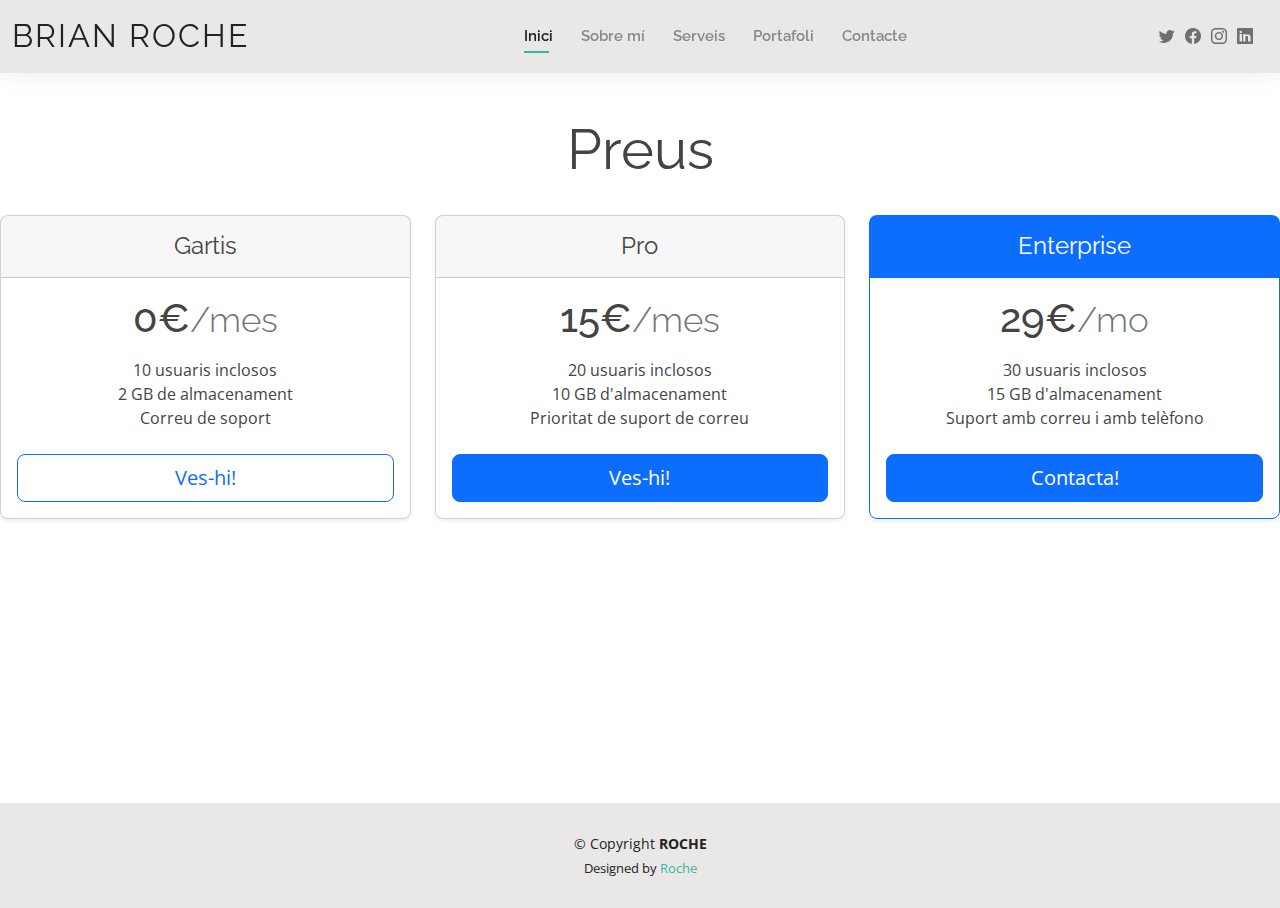
<file: services.html>
<!DOCTYPE html>
<html lang="en">

<head>
  <meta charset="utf-8">
  <meta content="width=device-width, initial-scale=1.0" name="viewport">

  <title>Services - Kelly Bootstrap Template</title>
  <meta content="" name="description">
  <meta content="" name="keywords">

  <!-- Favicons -->
  <link href="assets/img/favicon.png" rel="icon">
  <link href="assets/img/apple-touch-icon.png" rel="apple-touch-icon">

  <!-- Google Fonts -->
  <link href="https://fonts.googleapis.com/css?family=Open+Sans:300,300i,400,400i,600,600i,700,700i|Raleway:300,300i,400,400i,500,500i,600,600i,700,700i|Poppins:300,300i,400,400i,500,500i,600,600i,700,700i" rel="stylesheet">

  <!-- Vendor CSS Files -->
  <link href="assets/vendor/aos/aos.css" rel="stylesheet">
  <link href="assets/vendor/bootstrap/css/bootstrap.min.css" rel="stylesheet">
  <link href="assets/vendor/bootstrap-icons/bootstrap-icons.css" rel="stylesheet">
  <link href="assets/vendor/boxicons/css/boxicons.min.css" rel="stylesheet">
  <link href="assets/vendor/glightbox/css/glightbox.min.css" rel="stylesheet">
  <link href="assets/vendor/swiper/swiper-bundle.min.css" rel="stylesheet">

  <!-- Template Main CSS File -->
  <link href="assets/css/style.css" rel="stylesheet">

  <!-- =======================================================
  * Template Name: Kelly
  * Updated: Mar 10 2023 with Bootstrap v5.2.3
  * Template URL: https://bootstrapmade.com/kelly-free-bootstrap-cv-resume-html-template/
  * Author: BootstrapMade.com
  * License: https://bootstrapmade.com/license/
  ======================================================== -->
</head>

<body>

  <!-- ======= Header ======= -->
  <header id="header" class="fixed-top">
    <div class="container-fluid d-flex justify-content-between align-items-center">

      <h1 class="logo me-auto me-lg-0"><a href="index.html">Brian Roche</a></h1>
      <!-- Uncomment below if you prefer to use an image logo -->
      <!-- <a href="index.html" class="logo"><img src="assets/img/logo.png" alt="" class="img-fluid"></a>-->

      <nav id="navbar" class="navbar order-last order-lg-0">
        <ul>
          <li><a class="active" href="index.html">Inici</a></li>
          <li><a href="about.html">Sobre mí</a></li>        
          <li><a href="services.html">Serveis</a></li>
          <li><a href="portfolio.html">Portafoli</a></li>
          <li><a href="contact.html">Contacte</a></li>
        </ul>
        <i class="bi bi-list mobile-nav-toggle"></i>
      </nav><!-- .navbar -->

      <div class="header-social-links">
        <a href="#" class="twitter"><i class="bi bi-twitter"></i></a>
        <a href="#" class="facebook"><i class="bi bi-facebook"></i></a>
        <a href="#" class="instagram"><i class="bi bi-instagram"></i></a>
        <a href="#" class="linkedin"><i class="bi bi-linkedin"></i></i></a>
      </div>

    </div>

  </header><!-- End Header -->

  <div class="pricing-header p-3 pb-md-4 mx-auto text-center" style="margin-top: 100px;">
    <h1 class="display-4 fw-normal">Preus</h1>    
  </div>
</header>

<main>
  <div class="row row-cols-1 row-cols-md-3 mb-3 text-center">
    <div class="col">
      <div class="card mb-4 rounded-3 shadow-sm">
        <div class="card-header py-3">
          <h4 class="my-0 fw-normal">Gartis</h4>
        </div>
        <div class="card-body">
          <h1 class="card-title pricing-card-title">0€<small class="text-muted fw-light">/mes</small></h1>
          <ul class="list-unstyled mt-3 mb-4">
            <li>10 usuaris inclosos</li>
            <li>2 GB de almacenament</li>
            <li>Correu de soport</li>
          </ul>
          <button type="button" class="w-100 btn btn-lg btn-outline-primary">Ves-hi!</button>
        </div>
      </div>
    </div>
    <div class="col">
      <div class="card mb-4 rounded-3 shadow-sm">
        <div class="card-header py-3">
          <h4 class="my-0 fw-normal">Pro</h4>
        </div>
        <div class="card-body">
          <h1 class="card-title pricing-card-title">15€<small class="text-muted fw-light">/mes</small></h1>
          <ul class="list-unstyled mt-3 mb-4">
            <li>20 usuaris inclosos</li>
            <li>10 GB d'almacenament</li>
            <li>Prioritat de suport de correu</li>            
          </ul>
          <button type="button" class="w-100 btn btn-lg btn-primary">Ves-hi!</button>
        </div>
      </div>
    </div>
    <div class="col">
      <div class="card mb-4 rounded-3 shadow-sm border-primary">
        <div class="card-header py-3 text-white bg-primary border-primary">
          <h4 class="my-0 fw-normal">Enterprise</h4>
        </div>
        <div class="card-body">
          <h1 class="card-title pricing-card-title">29€<small class="text-muted fw-light">/mo</small></h1>
          <ul class="list-unstyled mt-3 mb-4">
            <li>30 usuaris inclosos</li>
            <li>15 GB d'almacenament</li>
            <li>Suport amb correu i amb telèfono</li>        
          </ul>
          <button type="button" class="w-100 btn btn-lg btn-primary">Contacta!</button>
        </div>
      </div>
    </div>
  </div>
      </thead>
    
  <!-- ======= Footer ======= -->
  <footer id="footer" style="margin-top: 260px;">
    <div class="container">
      <div class="copyright">
        &copy; Copyright <strong><span>ROCHE</span></strong>
      </div>
      <div class="credits">
        <!-- All the links in the footer should remain intact. -->
        <!-- You can delete the links only if you purchased the pro version. -->
        <!-- Licensing information: https://bootstrapmade.com/license/ -->
        <!-- Purchase the pro version with working PHP/AJAX contact form: https://bootstrapmade.com/kelly-free-bootstrap-cv-resume-html-template/ -->
        Designed by <a href="https://bootstrapmade.com/">Roche</a>
      </div>
    </div>
  </footer><!-- End  Footer -->

  <div id="preloader"></div>
  <a href="#" class="back-to-top d-flex align-items-center justify-content-center"><i class="bi bi-arrow-up-short"></i></a>

  <!-- Vendor JS Files -->
  <script src="assets/vendor/purecounter/purecounter_vanilla.js"></script>
  <script src="assets/vendor/aos/aos.js"></script>
  <script src="assets/vendor/bootstrap/js/bootstrap.bundle.min.js"></script>
  <script src="assets/vendor/glightbox/js/glightbox.min.js"></script>
  <script src="assets/vendor/isotope-layout/isotope.pkgd.min.js"></script>
  <script src="assets/vendor/swiper/swiper-bundle.min.js"></script>
  <script src="assets/vendor/waypoints/noframework.waypoints.js"></script>
  <script src="assets/vendor/php-email-form/validate.js"></script>

  <!-- Template Main JS File -->
  <script src="assets/js/main.js"></script>

</body>

</html>
</file>
<file: assets/css/style.css>
/**
* Template Name: Kelly
* Updated: Mar 10 2023 with Bootstrap v5.2.3
* Template URL: https://bootstrapmade.com/kelly-free-bootstrap-cv-resume-html-template/
* Author: BootstrapMade.com
* License: https://bootstrapmade.com/license/
*/

/*--------------------------------------------------------------
# General
--------------------------------------------------------------*/
body {
  font-family: "Open Sans", sans-serif;
  color: #444444;
}

a {
  color: #34b7a7;
  text-decoration: none;
}

a:hover {
  color: #51cdbe;
  text-decoration: none;
}

h1,
h2,
h3,
h4,
h5,
h6 {
  font-family: "Raleway", sans-serif;
}

#main {
  margin-top: 50px;
}

@media (max-width: 992px) {
  #main {
    margin-top: 30px;
  }
}

/*--------------------------------------------------------------
# Preloader
--------------------------------------------------------------*/
#preloader {
  position: fixed;
  top: 0;
  left: 0;
  right: 0;
  bottom: 0;
  z-index: 9999;
  overflow: hidden;
  background: #fff;
}

#preloader:before {
  content: "";
  position: fixed;
  top: calc(50% - 30px);
  left: calc(50% - 30px);
  border: 6px solid #34b7a7;
  border-top-color: #dcf5f2;
  border-radius: 50%;
  width: 60px;
  height: 60px;
  animation: animate-preloader 1s linear infinite;
}

@keyframes animate-preloader {
  0% {
    transform: rotate(0deg);
  }

  100% {
    transform: rotate(360deg);
  }
}

/*--------------------------------------------------------------
# Back to top button
--------------------------------------------------------------*/
.back-to-top {
  position: fixed;
  visibility: hidden;
  opacity: 0;
  right: 15px;
  bottom: 15px;
  z-index: 996;
  background: #34b7a7;
  width: 40px;
  height: 40px;
  border-radius: 50px;
  transition: all 0.4s;
}

.back-to-top i {
  font-size: 24px;
  color: #fff;
  line-height: 0;
}

.back-to-top:hover {
  background: #49cbbb;
  color: #fff;
}

.back-to-top.active {
  visibility: visible;
  opacity: 1;
}

/*--------------------------------------------------------------
# Header
--------------------------------------------------------------*/
#header {
  background: #e9e8e6;
  box-shadow: 0px 0px 25px 0 rgba(0, 0, 0, 0.08);
  z-index: 997;
  padding: 15px 0;
}

#header .logo {
  font-size: 32px;
  margin: 0;
  padding: 0;
  line-height: 1;
  font-weight: 400;
  letter-spacing: 2px;
  text-transform: uppercase;
}

#header .logo a {
  color: #222222;
}

#header .logo img {
  max-height: 40px;
}

@media (max-width: 992px) {
  #header .logo {
    font-size: 28px;
  }
}

/*--------------------------------------------------------------
# Header Social Links
--------------------------------------------------------------*/
.header-social-links {
  padding-right: 15px;
}

.header-social-links a {
  color: #6f6f6f;
  padding-left: 6px;
  display: inline-block;
  line-height: 0px;
  transition: 0.3s;
  font-size: 16px;
}

.header-social-links a:hover {
  color: #34b7a7;
}

/*--------------------------------------------------------------
# Navigation Menu
--------------------------------------------------------------*/
/**
* Desktop Navigation 
*/
.navbar {
  padding: 0;
}

.navbar ul {
  margin: 0;
  padding: 0;
  display: flex;
  list-style: none;
  align-items: center;
}

.navbar li {
  position: relative;
  padding: 10px 0 10px 28px;
}

.navbar a,
.navbar a:focus {
  display: flex;
  align-items: center;
  justify-content: space-between;
  font-family: "Raleway", sans-serif;
  font-size: 15px;
  font-weight: 600;
  color: #888888;
  white-space: nowrap;
  transition: 0.3s;
  position: relative;
}

.navbar a i,
.navbar a:focus i {
  font-size: 12px;
  line-height: 0;
  margin-left: 5px;
}

.navbar>ul>li>a:before {
  content: "";
  position: absolute;
  width: 0;
  height: 2px;
  bottom: -5px;
  left: 0;
  background-color: #34b7a7;
  visibility: hidden;
  width: 0px;
  transition: all 0.3s ease-in-out 0s;
}

.navbar a:hover:before,
.navbar li:hover>a:before,
.navbar .active:before {
  visibility: visible;
  width: 25px;
}

.navbar a:hover,
.navbar .active,
.navbar .active:focus,
.navbar li:hover>a {
  color: #222222;
}

.navbar .dropdown ul {
  display: block;
  position: absolute;
  left: 14px;
  top: calc(100% + 30px);
  margin: 0;
  padding: 10px 0;
  z-index: 99;
  opacity: 0;
  visibility: hidden;
  background: #fff;
  box-shadow: 0px 0px 30px rgba(127, 137, 161, 0.25);
  transition: 0.3s;
  border-radius: 4px;
}

.navbar .dropdown ul li {
  min-width: 200px;
  padding: 0;
}

.navbar .dropdown ul a {
  padding: 10px 20px;
  font-size: 15px;
  text-transform: none;
  font-weight: 600;
}

.navbar .dropdown ul a i {
  font-size: 12px;
}

.navbar .dropdown ul a:hover,
.navbar .dropdown ul .active:hover,
.navbar .dropdown ul li:hover>a {
  color: #34b7a7;
}

.navbar .dropdown:hover>ul {
  opacity: 1;
  top: 100%;
  visibility: visible;
}

.navbar .dropdown .dropdown ul {
  top: 0;
  left: calc(100% - 30px);
  visibility: hidden;
}

.navbar .dropdown .dropdown:hover>ul {
  opacity: 1;
  top: 0;
  left: 100%;
  visibility: visible;
}

@media (max-width: 1366px) {
  .navbar .dropdown .dropdown ul {
    left: -90%;
  }

  .navbar .dropdown .dropdown:hover>ul {
    left: -100%;
  }
}

/**
* Mobile Navigation 
*/
.mobile-nav-toggle {
  color: #222222;
  font-size: 28px;
  cursor: pointer;
  display: none;
  line-height: 0;
  transition: 0.5s;
}

.mobile-nav-toggle.bi-x {
  color: #fff;
}

@media (max-width: 991px) {
  .mobile-nav-toggle {
    display: block;
  }

  .navbar ul {
    display: none;
  }
}

.navbar-mobile {
  position: fixed;
  overflow: hidden;
  top: 0;
  right: 0;
  left: 0;
  bottom: 0;
  background: rgba(9, 9, 9, 0.9);
  transition: 0.3s;
  z-index: 999;
}

.navbar-mobile .mobile-nav-toggle {
  position: absolute;
  top: 15px;
  right: 15px;
}

.navbar-mobile ul {
  display: block;
  position: absolute;
  top: 55px;
  right: 15px;
  bottom: 15px;
  left: 15px;
  padding: 10px 0;
  border-radius: 10px;
  background-color: #fff;
  overflow-y: auto;
  transition: 0.3s;
}

.navbar-mobile a,
.navbar-mobile a:focus {
  font-size: 15px;
  padding-right: 15px;
  color: #222222;
}

.navbar-mobile a:hover,
.navbar-mobile .active,
.navbar-mobile li:hover>a {
  color: #34b7a7;
}

.navbar-mobile .getstarted,
.navbar-mobile .getstarted:focus {
  margin: 15px;
}

.navbar-mobile .dropdown ul {
  position: static;
  display: none;
  margin: 10px 20px;
  padding: 10px 0;
  z-index: 99;
  opacity: 1;
  visibility: visible;
  background: #fff;
  box-shadow: 0px 0px 30px rgba(127, 137, 161, 0.25);
}

.navbar-mobile .dropdown ul li {
  min-width: 200px;
}

.navbar-mobile .dropdown ul a {
  padding: 10px 20px;
}

.navbar-mobile .dropdown ul a i {
  font-size: 12px;
}

.navbar-mobile .dropdown ul a:hover,
.navbar-mobile .dropdown ul .active:hover,
.navbar-mobile .dropdown ul li:hover>a {
  color: #34b7a7;
}

.navbar-mobile .dropdown>.dropdown-active {
  display: block;
}

/*--------------------------------------------------------------
# Hero Section
--------------------------------------------------------------*/
#hero {
  width: 100%;
  height: 100vh;
  background: url("../img/hero-bg.jpg") top right;
  background-size: cover;
}

#hero .container {
  padding-top: 70px;
  position: relative;
}

@media (max-width: 992px) {
  #hero .container {
    padding-top: 58px;
  }
}

#hero h1 {
  margin: 0;
  font-size: 48px;
  font-weight: 700;
  line-height: 56px;
  color: #222222;
}

#hero h2 {
  color: #6f6f6f;
  margin: 10px 0 0 0;
  font-size: 22px;
}

#hero .btn-about {
  font-family: "Raleway", sans-serif;
  text-transform: uppercase;
  font-weight: 600;
  font-size: 12px;
  letter-spacing: 1px;
  display: inline-block;
  padding: 12px 40px;
  border-radius: 50px;
  transition: 0.5s;
  margin-top: 30px;
  color: #fff;
  background: #34b7a7;
}

#hero .btn-about:hover {
  background: #3dc8b7;
}

@media (min-width: 1024px) {
  #hero {
    background-attachment: fixed;
  }
}

@media (max-width: 992px) {
  #hero:before {
    content: "";
    background: rgba(255, 255, 255, 0.8);
    position: absolute;
    bottom: 0;
    top: 0;
    left: 0;
    right: 0;
  }

  #hero h1 {
    font-size: 28px;
    line-height: 36px;
  }

  #hero h2 {
    font-size: 18px;
    line-height: 24px;
  }
}

/*--------------------------------------------------------------
# Sections General
--------------------------------------------------------------*/
section {
  padding: 60px 0;
}

.section-bg {
  background-color: #e7f8f6;
}

.section-title {
  text-align: center;
  padding-bottom: 30px;
}

.section-title h2 {
  font-size: 32px;
  font-weight: bold;
  text-transform: uppercase;
  margin-bottom: 20px;
  padding-bottom: 20px;
  position: relative;
}

.section-title h2::after {
  content: "";
  position: absolute;
  display: block;
  width: 50px;
  height: 3px;
  background: #34b7a7;
  bottom: 0;
  left: calc(50% - 25px);
}

.section-title p {
  margin-bottom: 0;
}

/*--------------------------------------------------------------
# Cta
--------------------------------------------------------------*/
.cta {
  background: linear-gradient(rgba(0, 0, 0, 0.6), rgba(0, 0, 0, 0.6)), url("../img/bg-1.jpg") fixed center center;
  background-size: cover;
  padding: 80px 0;
}

.cta h3 {
  color: #fff;
  font-size: 28px;
  font-weight: 700;
}

.cta p {
  color: #fff;
}

.cta .cta-btn {
  font-family: "Raleway", sans-serif;
  text-transform: uppercase;
  font-weight: 500;
  font-size: 16px;
  letter-spacing: 1px;
  display: inline-block;
  padding: 8px 20px;
  border-radius: 2px;
  transition: 0.5s;
  margin: 10px;
  border: 2px solid #fff;
  color: #fff;
}

.cta .cta-btn:hover {
  background: #34b7a7;
  border: 2px solid #34b7a7;
}

@media (max-width: 1024px) {
  .cta {
    background-attachment: scroll;
  }
}

@media (min-width: 769px) {
  .cta .cta-btn-container {
    display: flex;
    align-items: center;
    justify-content: flex-end;
  }
}

/*--------------------------------------------------------------
# About
--------------------------------------------------------------*/
.about .content h3 {
  font-weight: 700;
  font-size: 26px;
  color: #555555;
}

.about .content ul {
  list-style: none;
  padding: 0;
}

.about .content ul li {
  padding-bottom: 10px;
}

.about .content ul i {
  font-size: 20px;
  padding-right: 2px;
  color: #34b7a7;
}

.about .content p:last-child {
  margin-bottom: 0;
}

/*--------------------------------------------------------------
# Skills
--------------------------------------------------------------*/
.skills .progress {
  height: 60px;
  display: block;
  background: none;
  border-radius: 0;
}

.skills .progress .skill {
  padding: 10px 0;
  margin: 0 0 6px 0;
  text-transform: uppercase;
  display: block;
  font-weight: 600;
  font-family: "Poppins", sans-serif;
  color: #222222;
}

.skills .progress .skill .val {
  float: right;
  font-style: normal;
}

.skills .progress-bar-wrap {
  background: #f3f3f3;
}

.skills .progress-bar {
  width: 1px;
  height: 10px;
  transition: 0.9s;
  background-color: #34b7a7;
}

/*--------------------------------------------------------------
# Facts
--------------------------------------------------------------*/
.facts .counters span {
  font-size: 48px;
  display: block;
  color: #34b7a7;
}

.facts .counters p {
  padding: 0;
  margin: 0 0 20px 0;
  font-family: "Raleway", sans-serif;
  font-size: 14px;
}

/*--------------------------------------------------------------
# Testimonials
--------------------------------------------------------------*/
.testimonials .section-header {
  margin-bottom: 40px;
}

.testimonials .testimonials-carousel,
.testimonials .testimonials-slider {
  overflow: hidden;
}

.testimonials .testimonial-item {
  text-align: center;
}

.testimonials .testimonial-item .testimonial-img {
  width: 120px;
  border-radius: 50%;
  border: 4px solid #fff;
  margin: 0 auto;
}

.testimonials .testimonial-item h3 {
  font-size: 20px;
  font-weight: bold;
  margin: 10px 0 5px 0;
  color: #111;
}

.testimonials .testimonial-item h4 {
  font-size: 14px;
  color: #999;
  margin: 0 0 15px 0;
}

.testimonials .testimonial-item .quote-icon-left,
.testimonials .testimonial-item .quote-icon-right {
  color: #c8efea;
  font-size: 26px;
}

.testimonials .testimonial-item .quote-icon-left {
  display: inline-block;
  left: -5px;
  position: relative;
}

.testimonials .testimonial-item .quote-icon-right {
  display: inline-block;
  right: -5px;
  position: relative;
  top: 10px;
}

.testimonials .testimonial-item p {
  font-style: italic;
  margin: 0 auto 15px auto;
}

@media (min-width: 992px) {
  .testimonials .testimonial-item p {
    width: 80%;
  }
}

.testimonials .swiper-pagination {
  margin-top: 20px;
  position: relative;
}

.testimonials .swiper-pagination .swiper-pagination-bullet {
  width: 12px;
  height: 12px;
  background-color: #fff;
  opacity: 1;
  border: 1px solid #34b7a7;
}

.testimonials .swiper-pagination .swiper-pagination-bullet-active {
  background-color: #34b7a7;
}

/*--------------------------------------------------------------
# Resume
--------------------------------------------------------------*/
.resume .resume-title {
  font-size: 26px;
  font-weight: 400;
  margin-top: 20px;
  margin-bottom: 20px;
  color: #222222;
}

.resume .resume-item {
  padding: 0 0 20px 20px;
  margin-top: -2px;
  border-left: 2px solid #34b7a7;
  position: relative;
}

.resume .resume-item h4 {
  line-height: 18px;
  font-size: 18px;
  font-weight: 600;
  font-family: "Poppins", sans-serif;
  color: #1d685f;
  margin-bottom: 10px;
}

.resume .resume-item h5 {
  font-size: 16px;
  background: #effbf9;
  padding: 5px 15px;
  display: inline-block;
  font-weight: 600;
  margin-bottom: 10px;
  color: #34b7a7;
}

.resume .resume-item ul {
  padding-left: 20px;
}

.resume .resume-item ul li {
  padding-bottom: 10px;
}

.resume .resume-item:last-child {
  padding-bottom: 0;
}

.resume .resume-item::before {
  content: "";
  position: absolute;
  width: 16px;
  height: 16px;
  border-radius: 50px;
  left: -9px;
  top: 0;
  background: #fff;
  border: 2px solid #34b7a7;
}

/*--------------------------------------------------------------
# Services
--------------------------------------------------------------*/
.services .icon-box {
  text-align: center;
  padding: 70px 20px 80px 20px;
  transition: all ease-in-out 0.3s;
  background: #fff;
  box-shadow: 0px 0 35px 0 rgba(0, 0, 0, 0.08);
}

.services .icon-box .icon {
  margin: 0 auto;
  width: 100px;
  height: 100px;
  display: flex;
  align-items: center;
  justify-content: center;
  transition: ease-in-out 0.3s;
  position: relative;
}

.services .icon-box .icon i {
  font-size: 36px;
  transition: 0.5s;
  position: relative;
}

.services .icon-box .icon svg {
  position: absolute;
  top: 0;
  left: 0;
}

.services .icon-box .icon svg path {
  transition: 0.5s;
  fill: #f5f5f5;
}

.services .icon-box h4 {
  font-weight: 600;
  margin: 10px 0 15px 0;
  font-size: 22px;
}

.services .icon-box h4 a {
  color: #222222;
  transition: ease-in-out 0.3s;
}

.services .icon-box p {
  line-height: 24px;
  font-size: 14px;
  margin-bottom: 0;
}

.services .iconbox-blue i {
  color: #47aeff;
}

.services .iconbox-blue:hover .icon i {
  color: #fff;
}

.services .iconbox-blue:hover .icon path {
  fill: #47aeff;
}

.services .iconbox-orange i {
  color: #ffa76e;
}

.services .iconbox-orange:hover .icon i {
  color: #fff;
}

.services .iconbox-orange:hover .icon path {
  fill: #ffa76e;
}

.services .iconbox-pink i {
  color: #e80368;
}

.services .iconbox-pink:hover .icon i {
  color: #fff;
}

.services .iconbox-pink:hover .icon path {
  fill: #e80368;
}

.services .iconbox-yellow i {
  color: #ffbb2c;
}

.services .iconbox-yellow:hover .icon i {
  color: #fff;
}

.services .iconbox-yellow:hover .icon path {
  fill: #ffbb2c;
}

.services .iconbox-red i {
  color: #ff5828;
}

.services .iconbox-red:hover .icon i {
  color: #fff;
}

.services .iconbox-red:hover .icon path {
  fill: #ff5828;
}

.services .iconbox-teal i {
  color: #11dbcf;
}

.services .iconbox-teal:hover .icon i {
  color: #fff;
}

.services .iconbox-teal:hover .icon path {
  fill: #11dbcf;
}

/*--------------------------------------------------------------
# Portfolio
--------------------------------------------------------------*/
.portfolio .portfolio-item {
  margin-bottom: 30px;
}

.portfolio #portfolio-flters {
  padding: 0;
  margin: 0 auto 20px auto;
  list-style: none;
  text-align: center;
}

.portfolio #portfolio-flters li {
  cursor: pointer;
  display: inline-block;
  padding: 8px 16px 10px 16px;
  font-size: 13px;
  font-weight: 500;
  line-height: 1;
  text-transform: uppercase;
  color: #444444;
  margin-bottom: 5px;
  transition: all 0.3s ease-in-out;
  border-radius: 50px;
}

.portfolio #portfolio-flters li:hover,
.portfolio #portfolio-flters li.filter-active {
  color: #fff;
  background: #34b7a7;
}

.portfolio #portfolio-flters li:last-child {
  margin-right: 0;
}

.portfolio .portfolio-wrap {
  transition: 0.3s;
  position: relative;
  overflow: hidden;
  z-index: 1;
  background: rgba(34, 34, 34, 0.6);
}

.portfolio .portfolio-wrap::before {
  content: "";
  background: rgba(34, 34, 34, 0.6);
  position: absolute;
  left: 0;
  right: 0;
  top: 0;
  bottom: 0;
  transition: all ease-in-out 0.3s;
  z-index: 2;
  opacity: 0;
}

.portfolio .portfolio-wrap img {
  transition: all ease-in-out 0.3s;
}

.portfolio .portfolio-wrap .portfolio-info {
  opacity: 0;
  position: absolute;
  top: 0;
  left: 0;
  right: 0;
  bottom: 0;
  z-index: 3;
  transition: all ease-in-out 0.3s;
  display: flex;
  flex-direction: column;
  justify-content: flex-end;
  align-items: flex-start;
  padding: 20px;
}

.portfolio .portfolio-wrap .portfolio-info h4 {
  font-size: 20px;
  color: #fff;
  font-weight: 600;
}

.portfolio .portfolio-wrap .portfolio-info p {
  color: rgba(255, 255, 255, 0.7);
  font-size: 14px;
  text-transform: uppercase;
  padding: 0;
  margin: 0;
  font-style: italic;
}

.portfolio .portfolio-wrap .portfolio-links {
  text-align: center;
  z-index: 4;
}

.portfolio .portfolio-wrap .portfolio-links a {
  color: #fff;
  margin: 0 5px 0 0;
  font-size: 28px;
  display: inline-block;
  transition: 0.3s;
}

.portfolio .portfolio-wrap .portfolio-links a:hover {
  color: #78d9cd;
}

.portfolio .portfolio-wrap:hover::before {
  opacity: 1;
}

.portfolio .portfolio-wrap:hover img {
  transform: scale(1.2);
}

.portfolio .portfolio-wrap:hover .portfolio-info {
  opacity: 1;
}

/*--------------------------------------------------------------
# Portfolio Details
--------------------------------------------------------------*/
.portfolio-details {
  padding-top: 0;
}

.portfolio-details .portfolio-details-slider img {
  width: 100%;
}

.portfolio-details .portfolio-details-slider .swiper-pagination {
  margin-top: 20px;
  position: relative;
}

.portfolio-details .portfolio-details-slider .swiper-pagination .swiper-pagination-bullet {
  width: 12px;
  height: 12px;
  background-color: #fff;
  opacity: 1;
  border: 1px solid #34b7a7;
}

.portfolio-details .portfolio-details-slider .swiper-pagination .swiper-pagination-bullet-active {
  background-color: #34b7a7;
}

.portfolio-details .portfolio-info {
  padding: 30px;
  box-shadow: 0px 0 30px rgba(34, 34, 34, 0.08);
}

.portfolio-details .portfolio-info h3 {
  font-size: 22px;
  font-weight: 700;
  margin-bottom: 20px;
  padding-bottom: 20px;
  border-bottom: 1px solid #eee;
}

.portfolio-details .portfolio-info ul {
  list-style: none;
  padding: 0;
  font-size: 15px;
}

.portfolio-details .portfolio-info ul li+li {
  margin-top: 10px;
}

.portfolio-details .portfolio-description {
  padding-top: 30px;
}

.portfolio-details .portfolio-description h2 {
  font-size: 26px;
  font-weight: 700;
  margin-bottom: 20px;
}

.portfolio-details .portfolio-description p {
  padding: 0;
}

/*--------------------------------------------------------------
# Contact
--------------------------------------------------------------*/
.contact .info {
  width: 100%;
  background: #fff;
}

.contact .info i {
  font-size: 20px;
  color: #34b7a7;
  float: left;
  width: 44px;
  height: 44px;
  background: #effbf9;
  display: flex;
  justify-content: center;
  align-items: center;
  border-radius: 50px;
  transition: all 0.3s ease-in-out;
}

.contact .info h4 {
  padding: 0 0 0 60px;
  font-size: 22px;
  font-weight: 600;
  margin-bottom: 5px;
  color: #222222;
}

.contact .info p {
  padding: 0 0 0 60px;
  margin-bottom: 0;
  font-size: 14px;
  color: #555555;
}

.contact .info .email,
.contact .info .phone {
  margin-top: 40px;
}

.contact .info .email:hover i,
.contact .info .address:hover i,
.contact .info .phone:hover i {
  background: #34b7a7;
  color: #fff;
}

.contact .php-email-form {
  width: 100%;
  background: #fff;
}

.contact .php-email-form .form-group {
  padding-bottom: 8px;
}

.contact .php-email-form .error-message {
  display: none;
  color: #fff;
  background: #ed3c0d;
  text-align: center;
  padding: 15px;
  font-weight: 600;
}

.contact .php-email-form .sent-message {
  display: none;
  color: #fff;
  background: #18d26e;
  text-align: center;
  padding: 15px;
  font-weight: 600;
}

.contact .php-email-form .loading {
  display: none;
  background: #fff;
  text-align: center;
  padding: 15px;
}

.contact .php-email-form .loading:before {
  content: "";
  display: inline-block;
  border-radius: 50%;
  width: 24px;
  height: 24px;
  margin: 0 10px -6px 0;
  border: 3px solid #18d26e;
  border-top-color: #eee;
  animation: animate-loading 1s linear infinite;
}

.contact .php-email-form input,
.contact .php-email-form textarea {
  border-radius: 4px;
  box-shadow: none;
  font-size: 14px;
}

.contact .php-email-form input:focus,
.contact .php-email-form textarea:focus {
  border-color: #34b7a7;
}

.contact .php-email-form input {
  height: 44px;
}

.contact .php-email-form textarea {
  padding: 10px 12px;
}

.contact .php-email-form button[type=submit] {
  background: #34b7a7;
  border: 0;
  padding: 10px 30px 12px 30px;
  color: #fff;
  transition: 0.4s;
  border-radius: 50px;
}

.contact .php-email-form button[type=submit]:hover {
  background: #3dc8b7;
}

@keyframes animate-loading {
  0% {
    transform: rotate(0deg);
  }

  100% {
    transform: rotate(360deg);
  }
}

/*--------------------------------------------------------------
# Footer
--------------------------------------------------------------*/
#footer {
  background: #e9e8e6;
  padding: 30px 0;
  color: #222222;
  font-size: 14px;
  text-align: center;
}

#footer .credits {
  padding-top: 5px;
  font-size: 13px;
}

#footer .credits a {
  color: #34b7a7;
}
</file>
